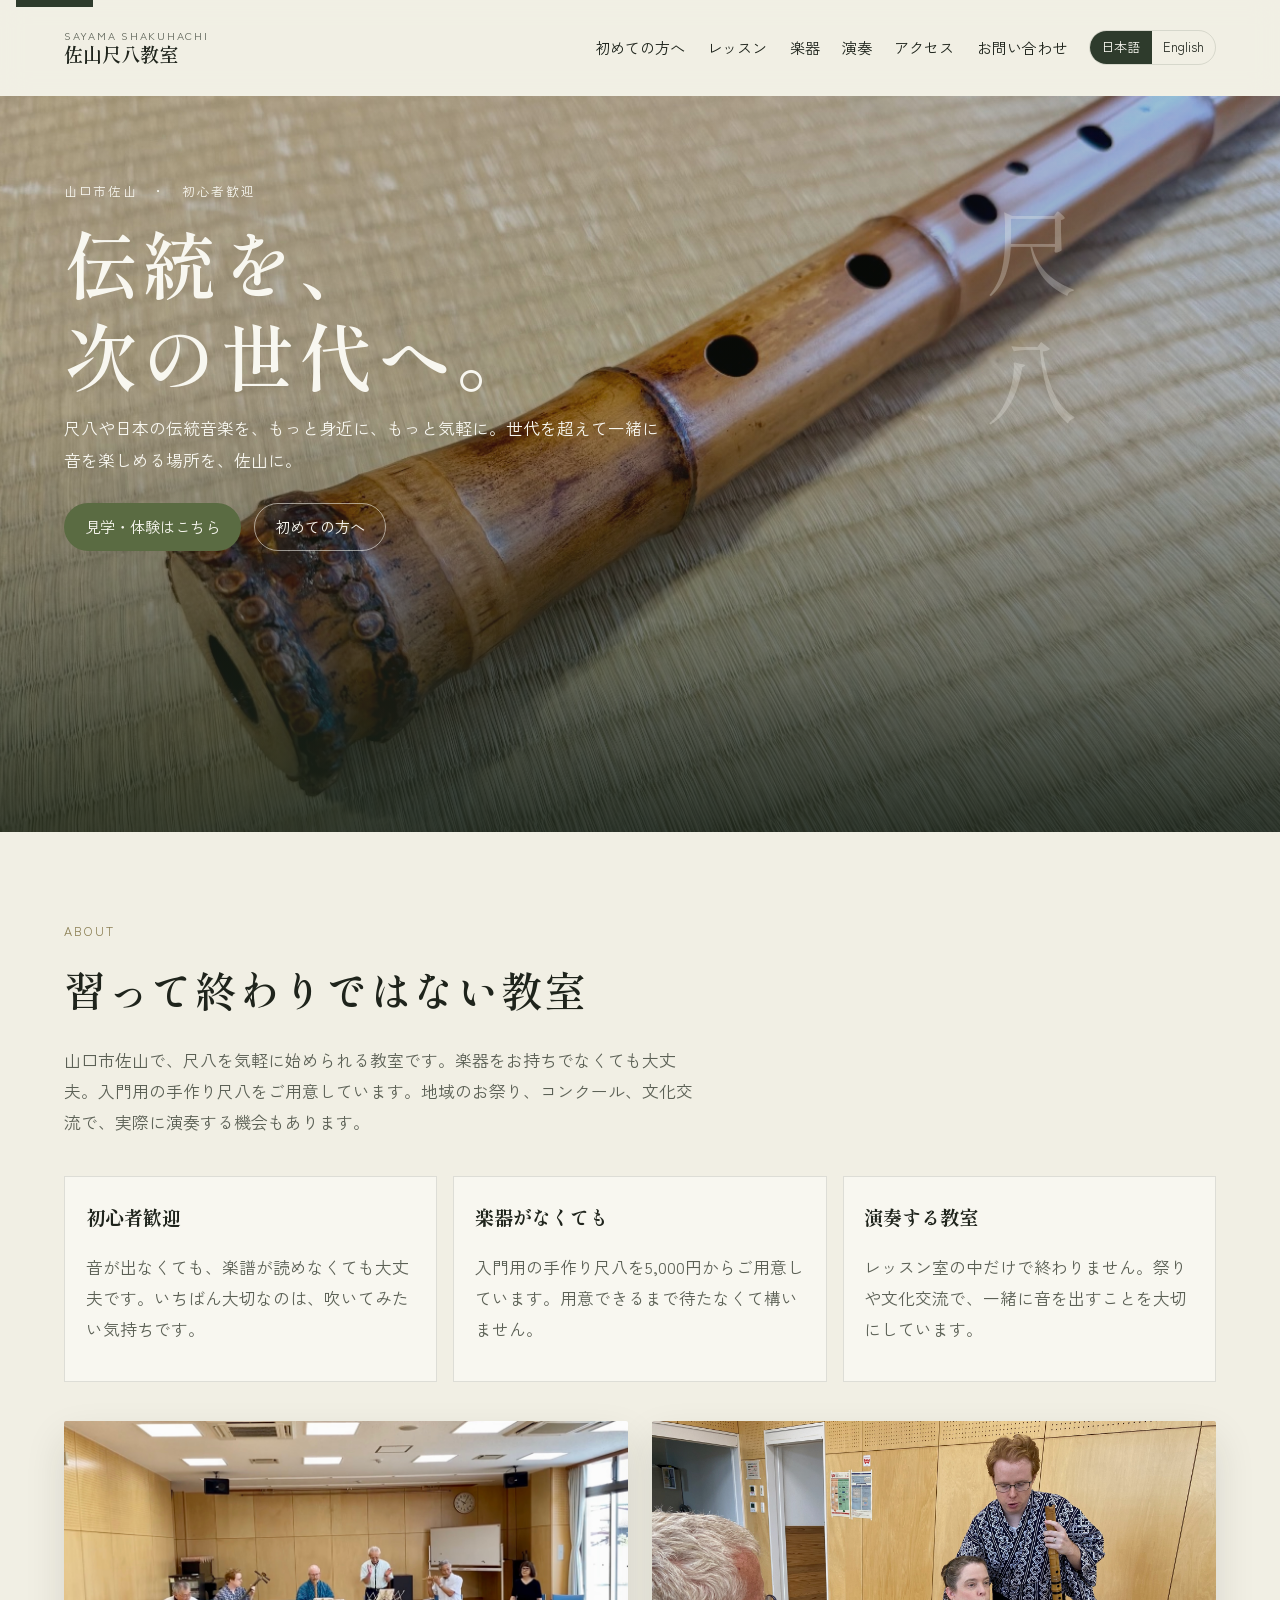
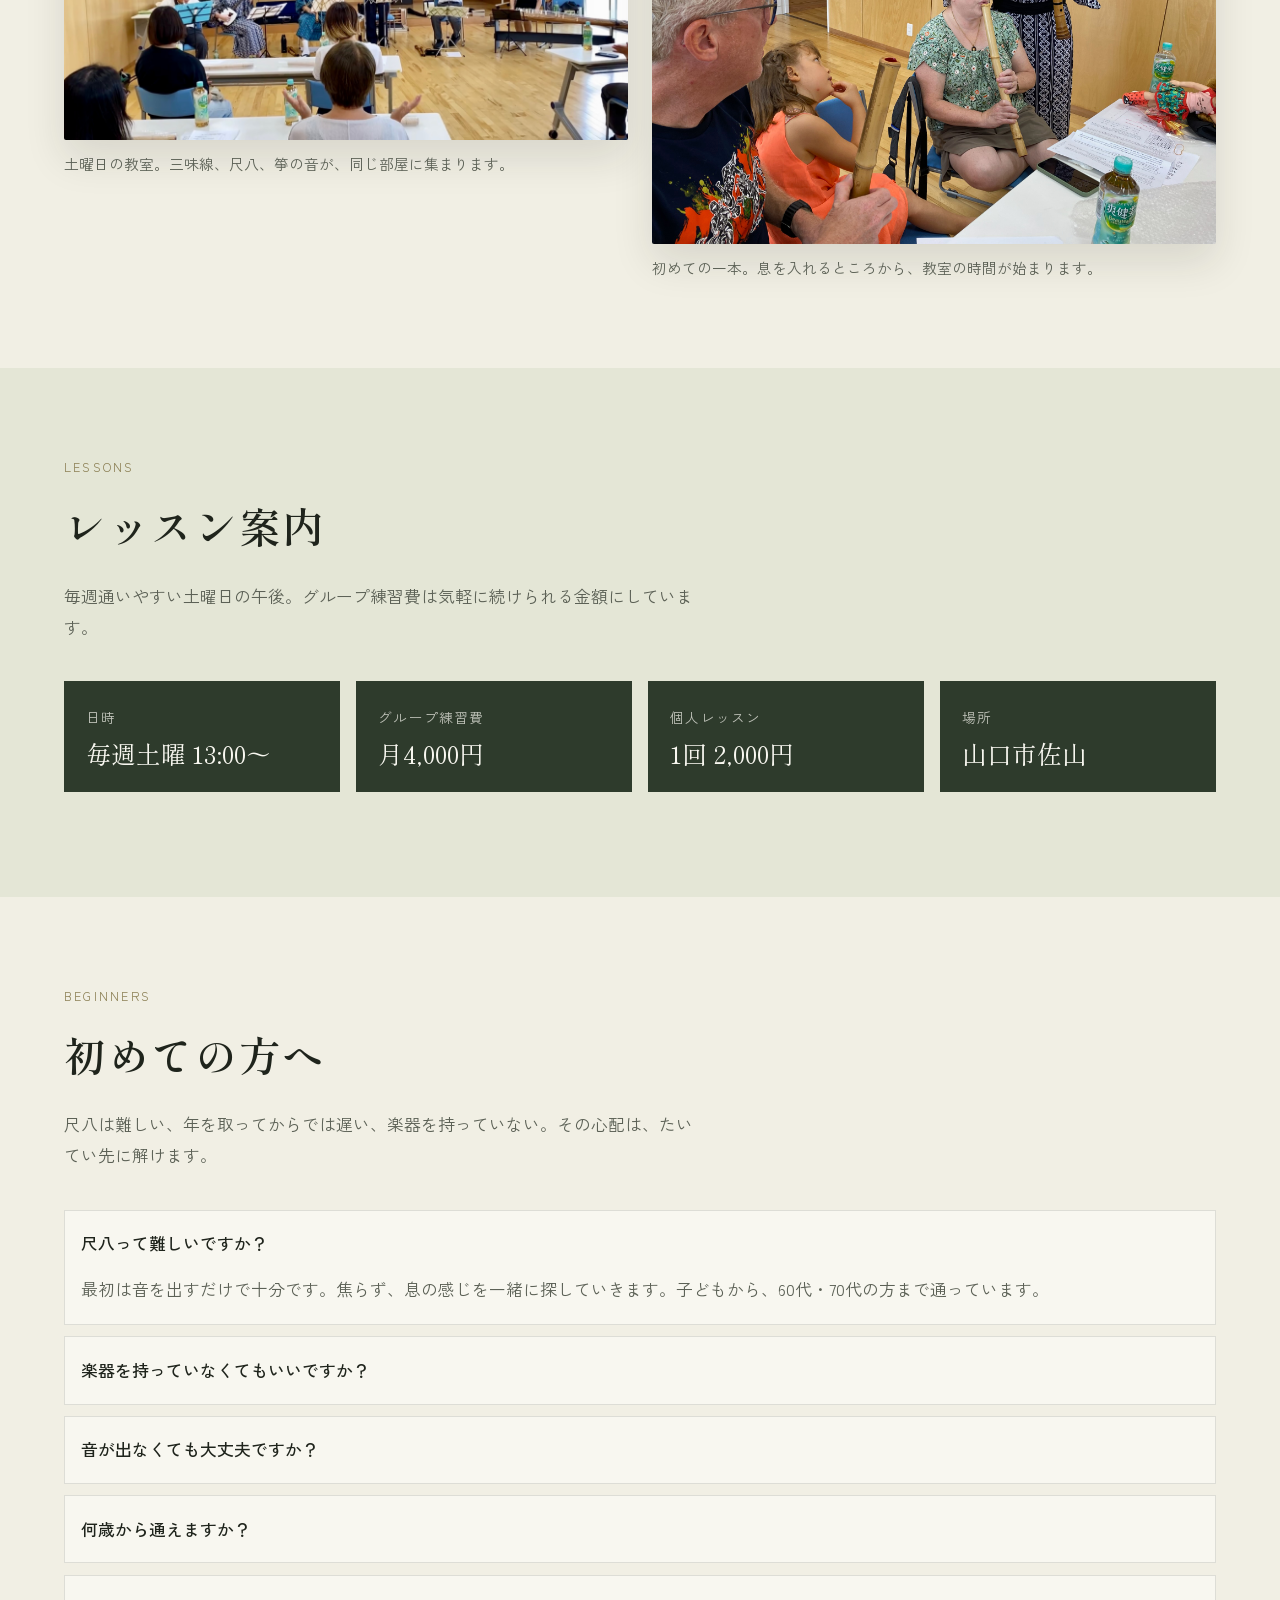
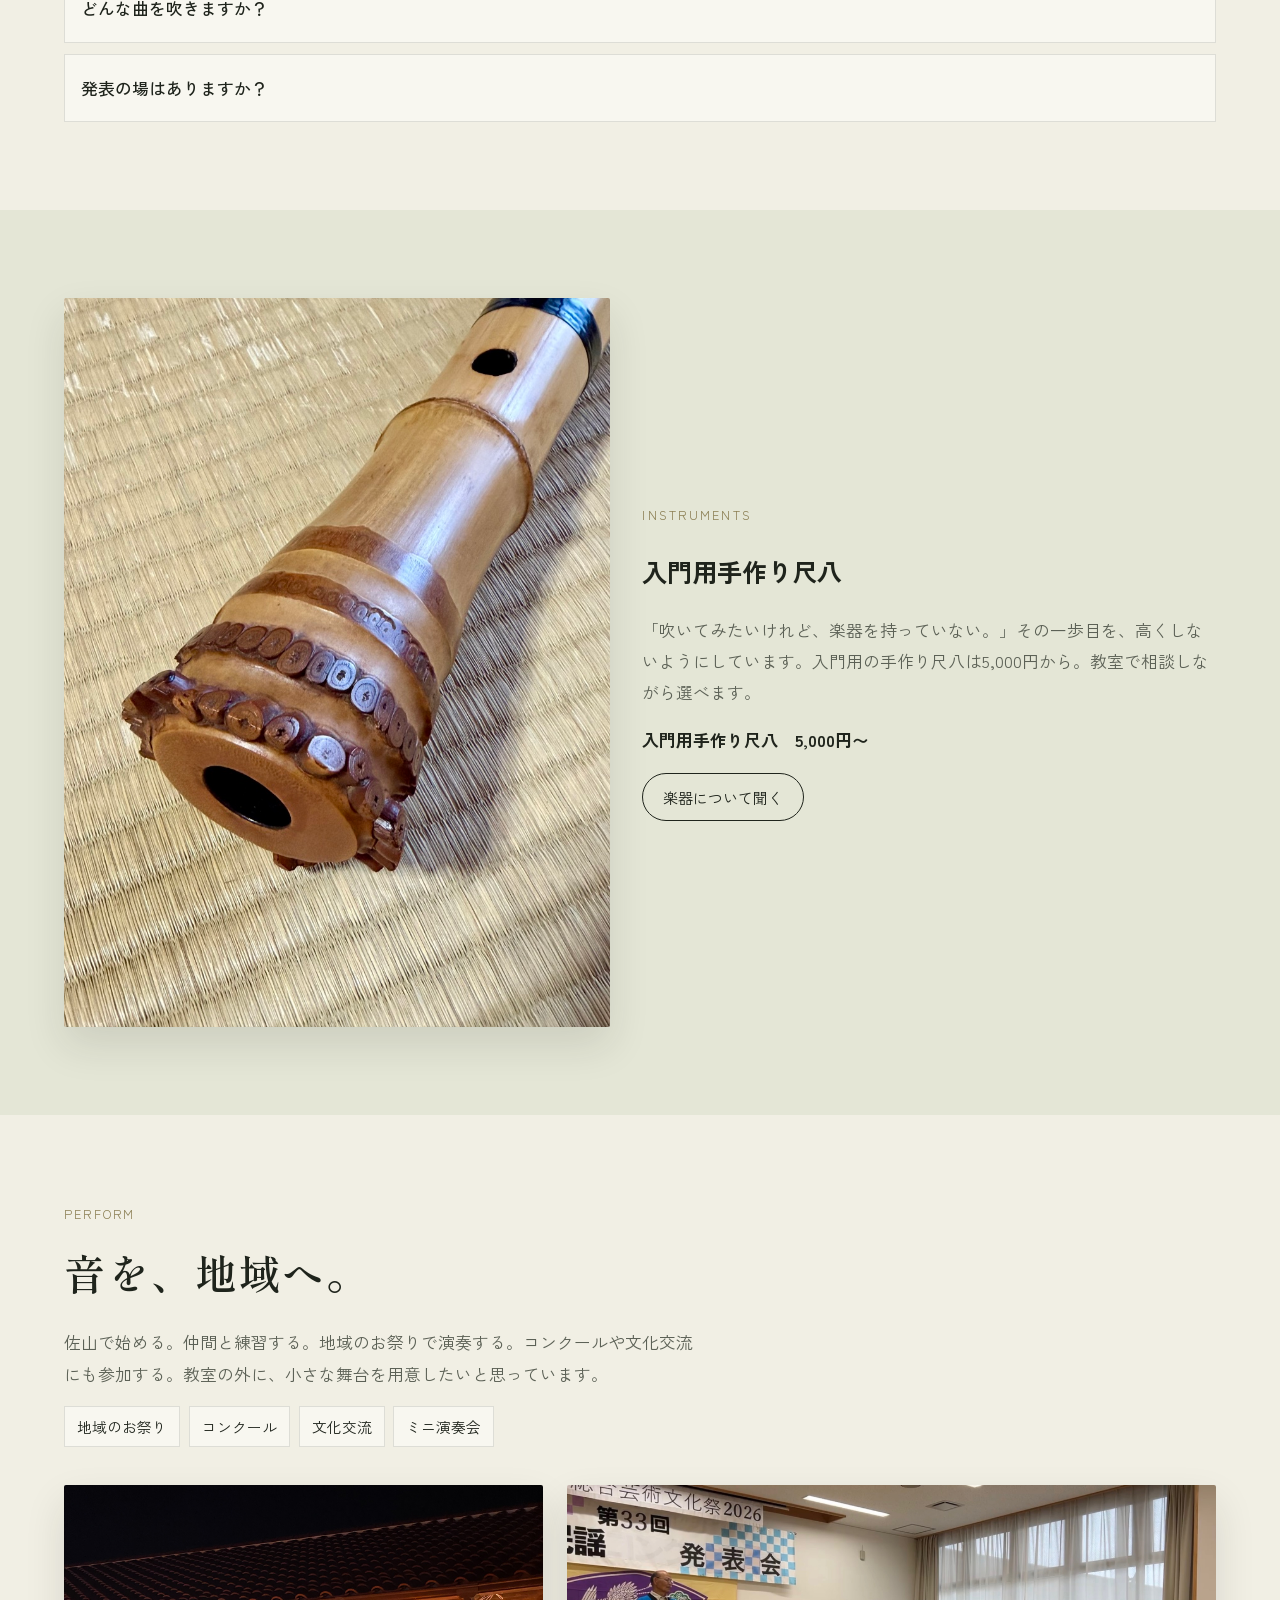
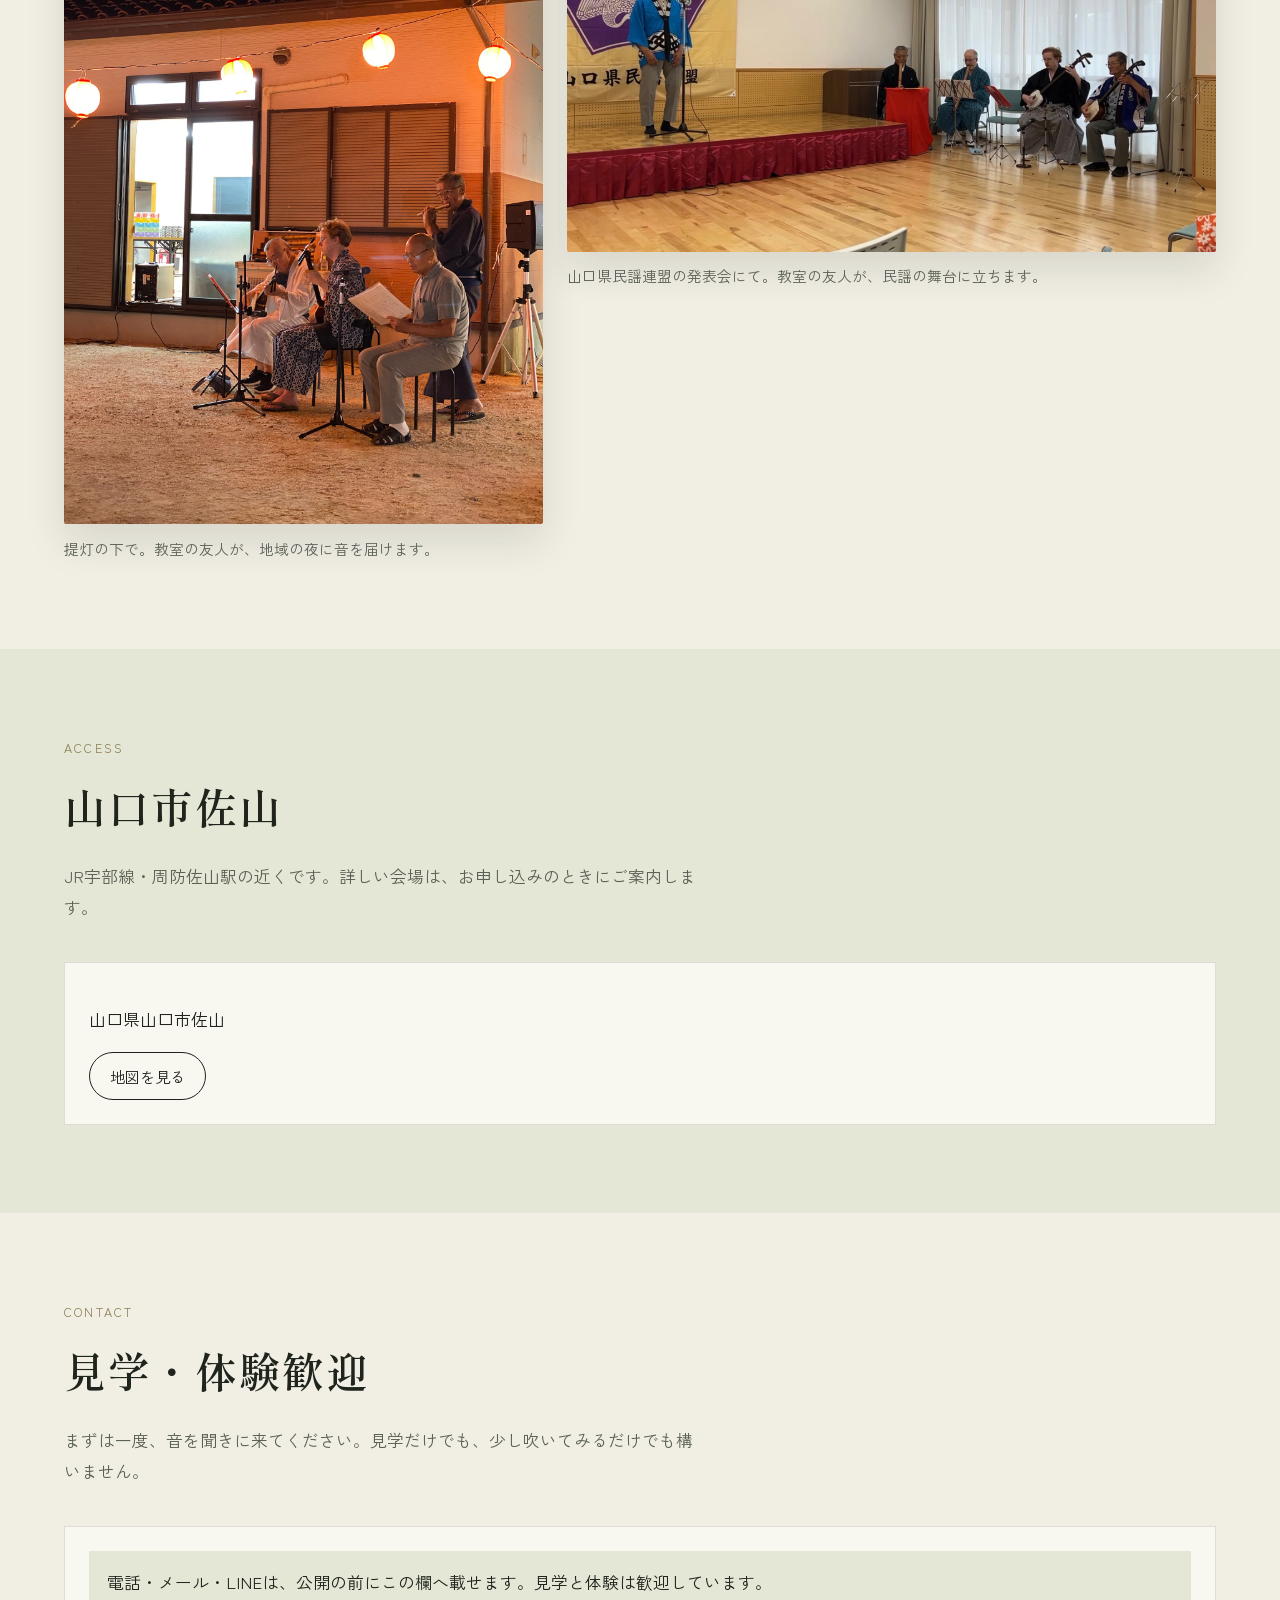
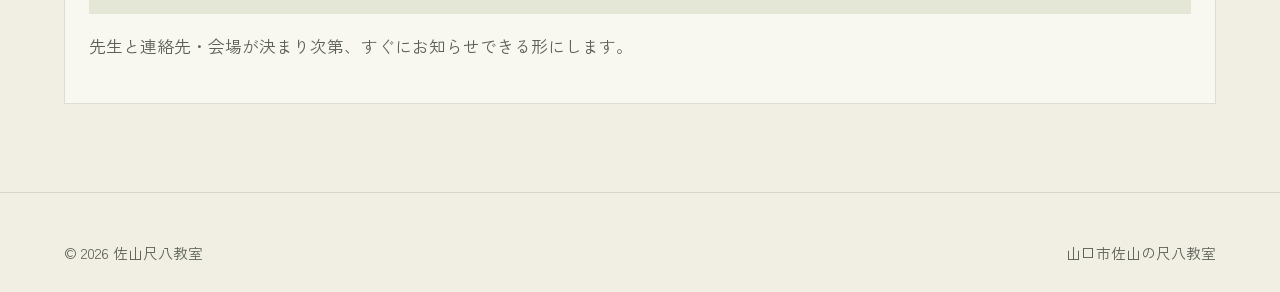
<file: index.html>
<!DOCTYPE html>
<html lang="ja">
  <head>
    <meta charset="utf-8" />
    <meta name="viewport" content="width=device-width, initial-scale=1, viewport-fit=cover" />
    <title>佐山尺八教室｜山口市佐山の初心者歓迎・尺八レッスン</title>
    <meta
      name="description"
      content="山口市佐山の尺八教室。毎週土曜日13時から、グループ練習費月4,000円。楽器を持っていなくても始められます。入門用手作り尺八5,000円から。地域のお祭りや文化交流で演奏する機会もあります。"
    />
    <link rel="canonical" href="./" />
    <link rel="alternate" hreflang="ja" href="./" />
    <link rel="alternate" hreflang="en" href="./en/" />
    <link rel="icon" href="./img/favicon.svg" type="image/svg+xml" />
    <meta property="og:title" content="佐山尺八教室｜山口市佐山" />
    <meta
      property="og:description"
      content="初心者歓迎。毎週土曜日13:00〜、グループ練習費月4,000円。楽器がなくても始められる山口市佐山の尺八教室。"
    />
    <meta property="og:locale" content="ja_JP" />
    <meta property="og:image" content="./img/hero.jpg" />
    <link rel="preconnect" href="https://fonts.googleapis.com" />
    <link rel="preconnect" href="https://fonts.gstatic.com" crossorigin />
    <link
      href="https://fonts.googleapis.com/css2?family=Shippori+Mincho:wght@500;600;700&family=Zen+Kaku+Gothic+New:wght@400;500;700&display=swap"
      rel="stylesheet"
    />
    <link rel="stylesheet" href="./css/style.css" />
  </head>
  <body>
    <a class="skip-link" href="#main">本文へ</a>
    <header class="site-header">
      <a class="brand" href="./">
        <span class="brand-en">Sayama Shakuhachi</span>
        <span class="brand-ja">佐山尺八教室</span>
      </a>
      <button class="nav-toggle" type="button" aria-expanded="false" aria-controls="site-nav">メニュー</button>
      <nav class="site-nav" id="site-nav">
        <div class="site-nav-links">
          <a href="#hajimete">初めての方へ</a>
          <a href="#lesson">レッスン</a>
          <a href="#instrument">楽器</a>
          <a href="#perform">演奏</a>
          <a href="#access">アクセス</a>
          <a href="#contact">お問い合わせ</a>
        </div>
        <div class="lang-switch" aria-label="言語">
          <a href="./" aria-current="page">日本語</a>
          <a href="./en/">English</a>
        </div>
      </nav>
    </header>

    <main id="main">
      <section class="hero">
        <img src="./img/hero.jpg" alt="和紙の上に置かれた一本の尺八" />
        <p class="kana" aria-hidden="true">尺八</p>
        <div class="hero-copy">
          <p class="eyebrow">山口市佐山　・　初心者歓迎</p>
          <h1>伝統を、<br />次の世代へ。</h1>
          <p class="lede">
            尺八や日本の伝統音楽を、もっと身近に、もっと気軽に。世代を超えて一緒に音を楽しめる場所を、佐山に。
          </p>
          <div class="hero-actions">
            <a class="button button-primary" href="#contact">見学・体験はこちら</a>
            <a class="button button-ghost" href="#hajimete">初めての方へ</a>
          </div>
        </div>
      </section>

      <section class="section">
        <div class="section-narrow">
          <div class="section-head">
            <p class="section-kicker">ABOUT</p>
            <h2>習って終わりではない教室</h2>
            <p class="muted">
              山口市佐山で、尺八を気軽に始められる教室です。楽器をお持ちでなくても大丈夫。入門用の手作り尺八をご用意しています。地域のお祭り、コンクール、文化交流で、実際に演奏する機会もあります。
            </p>
          </div>
          <div class="pillars">
            <article class="pillar">
              <strong>初心者歓迎</strong>
              <p class="muted">音が出なくても、楽譜が読めなくても大丈夫です。いちばん大切なのは、吹いてみたい気持ちです。</p>
            </article>
            <article class="pillar">
              <strong>楽器がなくても</strong>
              <p class="muted">入門用の手作り尺八を5,000円からご用意しています。用意できるまで待たなくて構いません。</p>
            </article>
            <article class="pillar">
              <strong>演奏する教室</strong>
              <p class="muted">レッスン室の中だけで終わりません。祭りや文化交流で、一緒に音を出すことを大切にしています。</p>
            </article>
          </div>
          <div class="gallery">
            <figure>
              <img
                src="./img/class1.jpg"
                alt="佐山の教室で、三味線・尺八・箏の合奏を生徒が見守る様子"
              />
              <figcaption>土曜日の教室。三味線、尺八、箏の音が、同じ部屋に集まります。</figcaption>
            </figure>
            <figure>
              <img
                src="./img/class2.jpg"
                alt="入門用の手作り尺八を初めて吹く人と、そばで支える先生"
              />
              <figcaption>初めての一本。息を入れるところから、教室の時間が始まります。</figcaption>
            </figure>
          </div>
        </div>
      </section>

      <section class="section" id="lesson" style="background: var(--paper-2)">
        <div class="section-narrow">
          <div class="section-head">
            <p class="section-kicker">LESSONS</p>
            <h2>レッスン案内</h2>
            <p class="muted">毎週通いやすい土曜日の午後。グループ練習費は気軽に続けられる金額にしています。</p>
          </div>
          <dl class="facts">
            <div class="fact">
              <dt>日時</dt>
              <dd>毎週土曜 13:00〜</dd>
            </div>
            <div class="fact">
              <dt>グループ練習費</dt>
              <dd>月4,000円</dd>
            </div>
            <div class="fact">
              <dt>個人レッスン</dt>
              <dd>1回 2,000円</dd>
            </div>
            <div class="fact">
              <dt>場所</dt>
              <dd>山口市佐山</dd>
            </div>
          </dl>
        </div>
      </section>

      <section class="section" id="hajimete">
        <div class="section-narrow">
          <div class="section-head">
            <p class="section-kicker">BEGINNERS</p>
            <h2>初めての方へ</h2>
            <p class="muted">尺八は難しい、年を取ってからでは遅い、楽器を持っていない。その心配は、たいてい先に解けます。</p>
          </div>
          <div class="faq">
            <details open>
              <summary>尺八って難しいですか？</summary>
              <p>最初は音を出すだけで十分です。焦らず、息の感じを一緒に探していきます。子どもから、60代・70代の方まで通っています。</p>
            </details>
            <details>
              <summary>楽器を持っていなくてもいいですか？</summary>
              <p>はい。入門用の手作り尺八を5,000円からご用意しています。まずは体験して、合ってからで構いません。</p>
            </details>
            <details>
              <summary>音が出なくても大丈夫ですか？</summary>
              <p>大丈夫です。最初は誰でも、息が外に逃げるものです。音が鳴った瞬間の楽しさを、教室で共有したいと思っています。</p>
            </details>
            <details>
              <summary>何歳から通えますか？</summary>
              <p>特に上限はありません。今の教室には60代・70代の生徒もいます。若い方、初めての方も大歓迎です。</p>
            </details>
            <details>
              <summary>どんな曲を吹きますか？</summary>
              <p>基礎の息と指づかいから始め、古典や親しみやすい曲へ進みます。無理に難しい曲へ急がせる教室ではありません。</p>
            </details>
            <details>
              <summary>発表の場はありますか？</summary>
              <p>あります。地域のお祭り、コンクール、文化交流など、人前で吹く機会を大切にしています。出たくなったときに、出られます。</p>
            </details>
          </div>
        </div>
      </section>

      <section class="section" id="instrument" style="background: var(--paper-2)">
        <div class="section-narrow split">
          <img src="./img/detail.jpg" alt="手作り尺八の根元を近くから見た写真" />
          <div>
            <p class="section-kicker">INSTRUMENTS</p>
            <h2>入門用手作り尺八</h2>
            <p class="muted">
              「吹いてみたいけれど、楽器を持っていない。」その一歩目を、高くしないようにしています。入門用の手作り尺八は5,000円から。教室で相談しながら選べます。
            </p>
            <p><strong>入門用手作り尺八　5,000円〜</strong></p>
            <a class="button button-on-paper" href="#contact">楽器について聞く</a>
          </div>
        </div>
      </section>

      <section class="section" id="perform">
        <div class="section-narrow">
          <div class="section-head">
            <p class="section-kicker">PERFORM</p>
            <h2>音を、地域へ。</h2>
            <p class="muted">
              佐山で始める。仲間と練習する。地域のお祭りで演奏する。コンクールや文化交流にも参加する。教室の外に、小さな舞台を用意したいと思っています。
            </p>
            <ul class="chips">
              <li>地域のお祭り</li>
              <li>コンクール</li>
              <li>文化交流</li>
              <li>ミニ演奏会</li>
            </ul>
          </div>
          <div class="gallery gallery-perform">
            <figure>
              <img
                src="./img/performance1.jpg"
                alt="提灯の下、屋外で尺八と三味線を演奏する教室の友人たち"
              />
              <figcaption>提灯の下で。教室の友人が、地域の夜に音を届けます。</figcaption>
            </figure>
            <figure>
              <img
                src="./img/performance2.jpg"
                alt="山口県民謡連盟の民謡発表会で歌う人と、隣で伴奏する尺八と三味線"
              />
              <figcaption>山口県民謡連盟の発表会にて。教室の友人が、民謡の舞台に立ちます。</figcaption>
            </figure>
          </div>
        </div>
      </section>

      <section class="section" id="access" style="background: var(--paper-2)">
        <div class="section-narrow">
          <div class="section-head">
            <p class="section-kicker">ACCESS</p>
            <h2>山口市佐山</h2>
            <p class="muted">
              JR宇部線・周防佐山駅の近くです。詳しい会場は、お申し込みのときにご案内します。
            </p>
          </div>
          <div class="access-card">
            <p><strong data-venue-name></strong></p>
            <p data-venue-address>山口県山口市佐山</p>
            <a class="button button-on-paper" data-maps-href href="https://maps.google.com/?q=山口県山口市佐山" target="_blank" rel="noopener">地図を見る</a>
          </div>
        </div>
      </section>

      <section class="section" id="contact">
        <div class="section-narrow">
          <div class="section-head">
            <p class="section-kicker">CONTACT</p>
            <h2>見学・体験歓迎</h2>
            <p class="muted">まずは一度、音を聞きに来てください。見学だけでも、少し吹いてみるだけでも構いません。</p>
          </div>
          <div class="contact-card" data-contact-ready hidden>
            <dl class="contact-list">
              <div data-requires hidden>
                <dt>メール</dt>
                <dd><a data-email-href href="#"><span data-email-text></span></a></dd>
              </div>
              <div data-requires hidden>
                <dt>電話</dt>
                <dd><a data-phone-href href="#"><span data-phone-text></span></a></dd>
              </div>
              <div data-requires hidden>
                <dt>LINE</dt>
                <dd><a data-line-href href="#">友だち追加</a></dd>
              </div>
            </dl>
          </div>
          <div class="contact-card" data-contact-pending>
            <p class="notice">電話・メール・LINEは、公開の前にこの欄へ載せます。見学と体験は歓迎しています。</p>
            <p class="muted">先生と連絡先・会場が決まり次第、すぐにお知らせできる形にします。</p>
          </div>
        </div>
      </section>
    </main>

    <footer class="site-footer">
      <p>© <span data-year></span> 佐山尺八教室</p>
      <p>山口市佐山の尺八教室</p>
    </footer>
    <script src="./js/config.js"></script>
    <script src="./js/main.js"></script>
  </body>
</html>
</file>
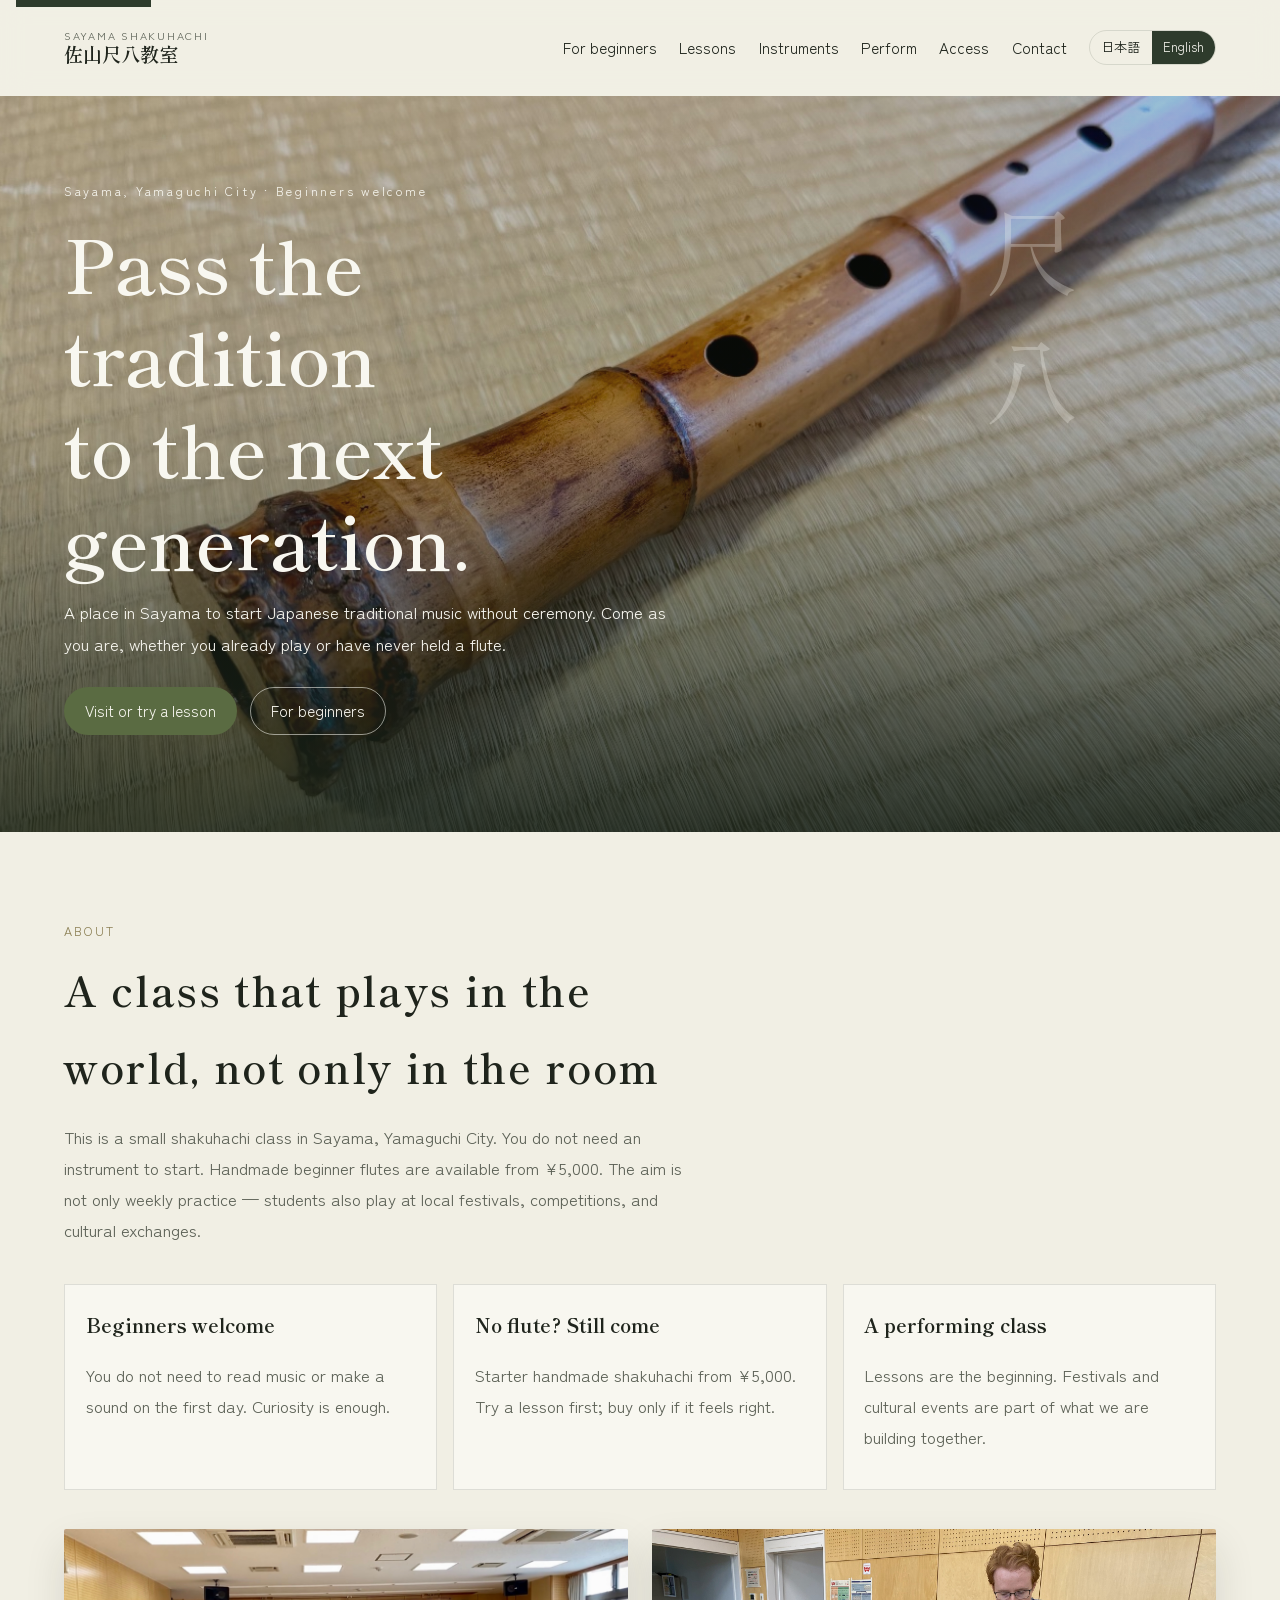
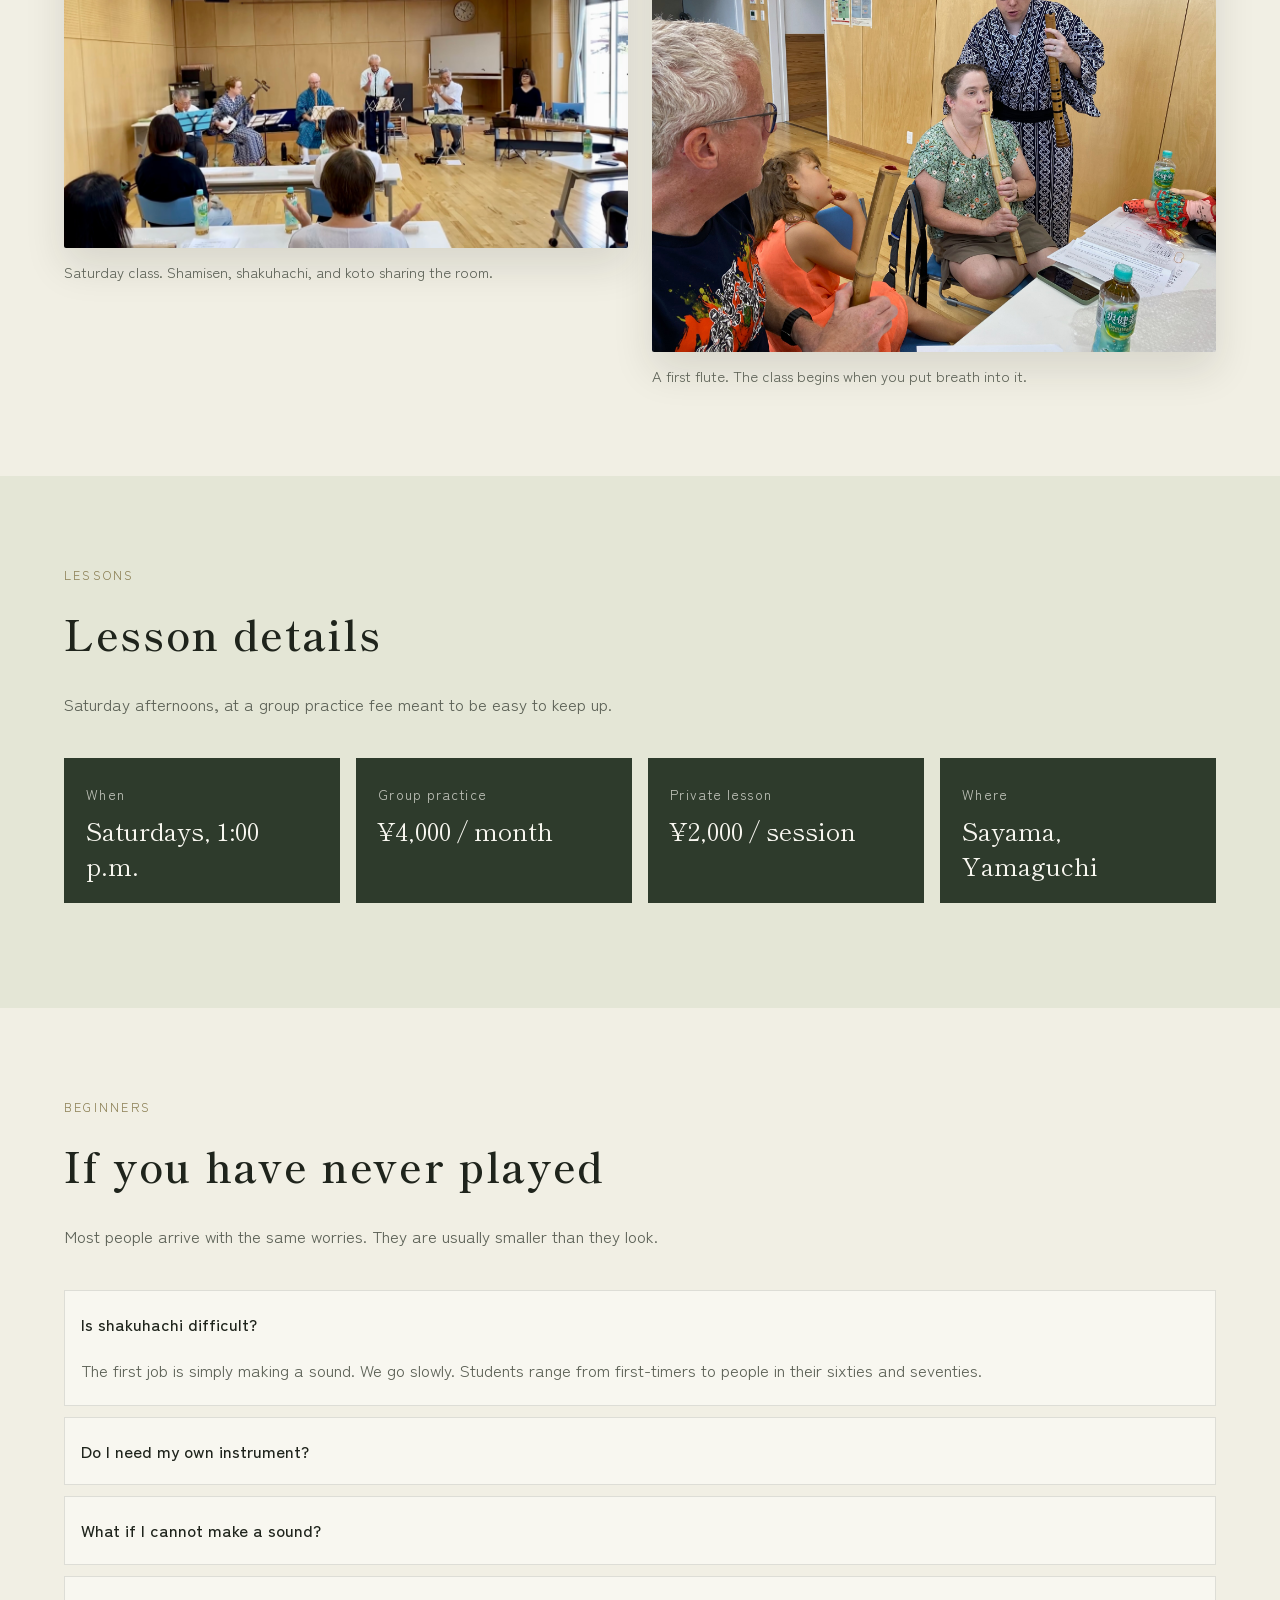
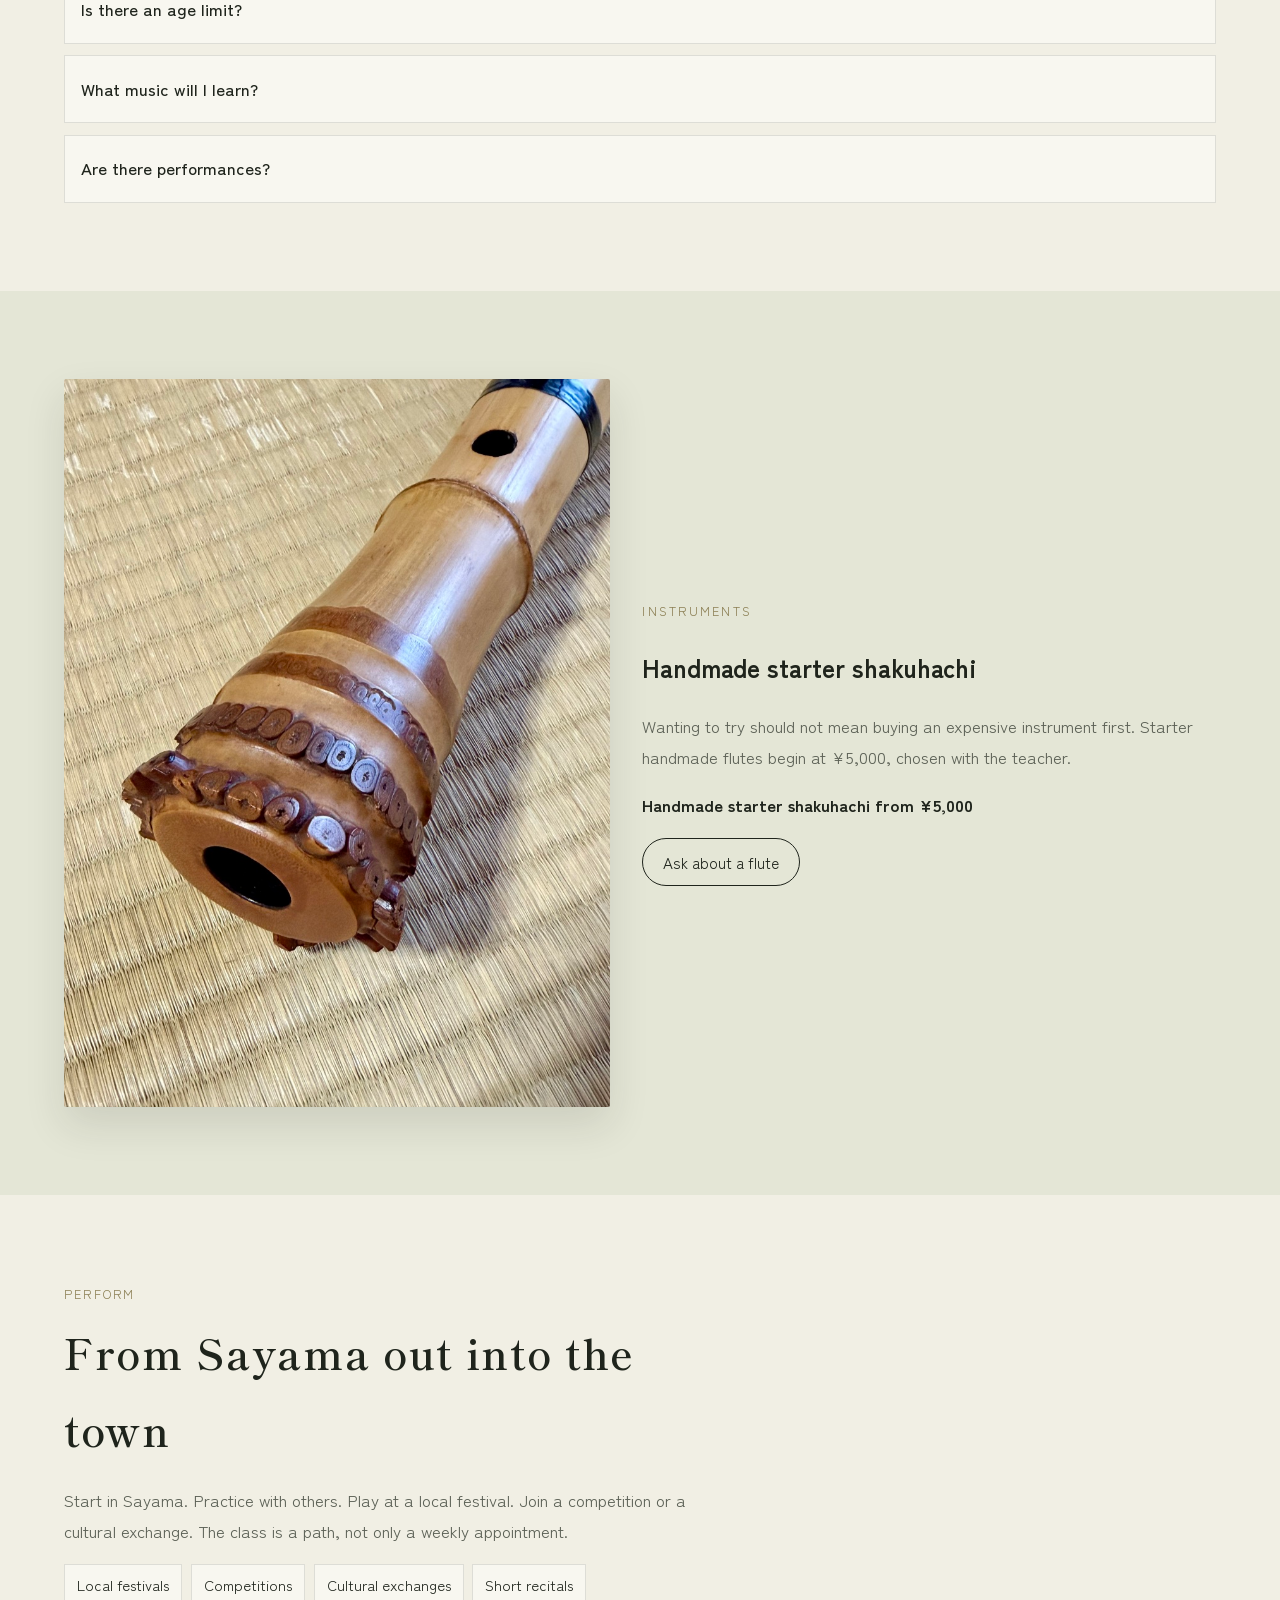
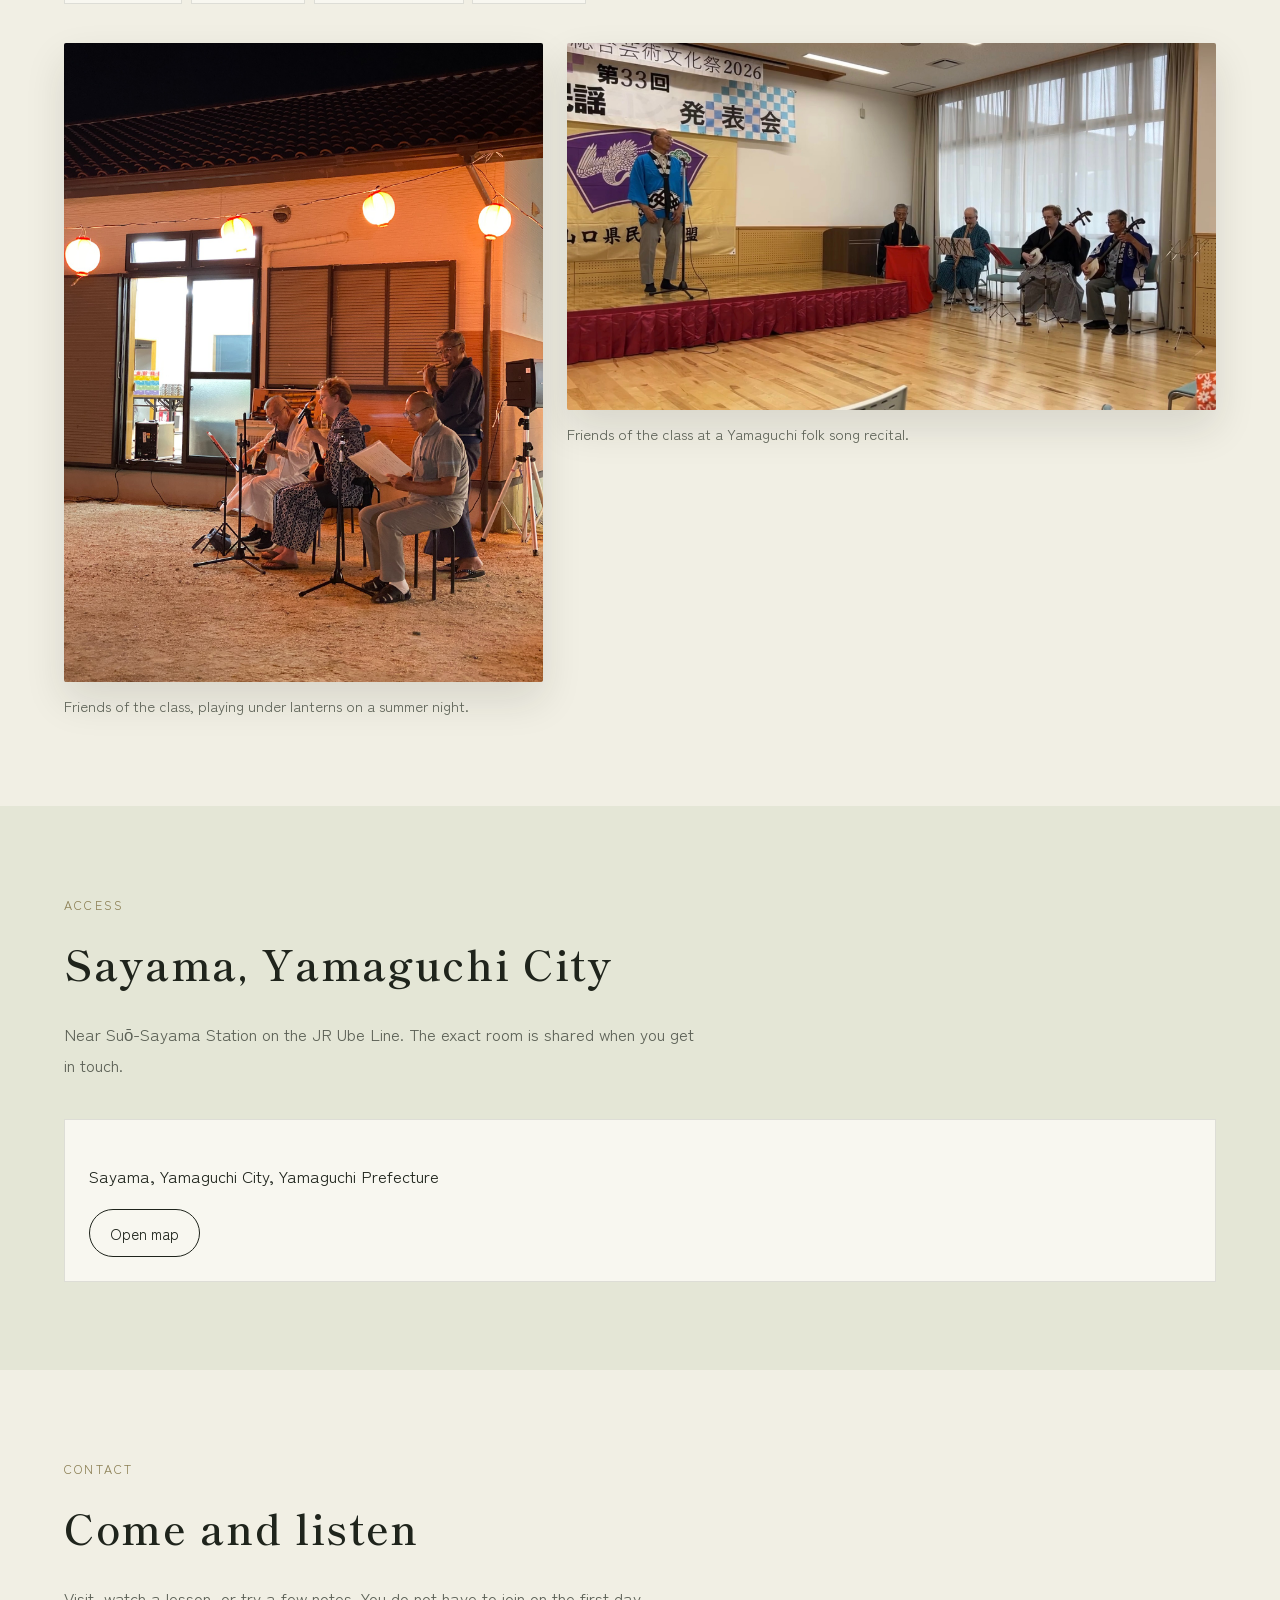
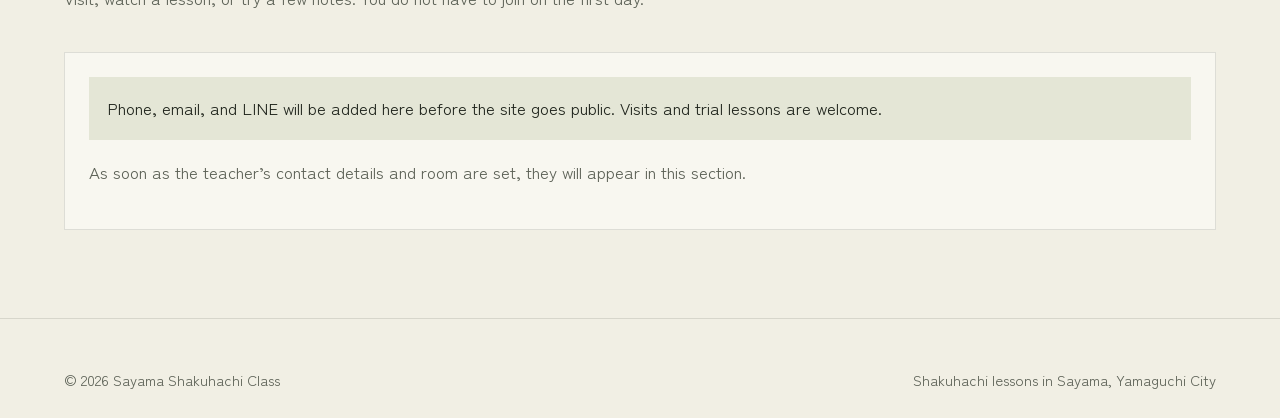
<file: en/index.html>
<!DOCTYPE html>
<html lang="en">
  <head>
    <meta charset="utf-8" />
    <meta name="viewport" content="width=device-width, initial-scale=1, viewport-fit=cover" />
    <title>Sayama Shakuhachi Class | Beginner-friendly lessons in Yamaguchi</title>
    <meta
      name="description"
      content="A beginner-friendly shakuhachi class in Sayama, Yamaguchi City. Saturdays at 1:00 p.m., group practice ¥4,000 a month. Handmade starter flutes from ¥5,000. Play at local festivals and cultural exchanges."
    />
    <link rel="canonical" href="./" />
    <link rel="alternate" hreflang="en" href="./" />
    <link rel="alternate" hreflang="ja" href="../" />
    <link rel="icon" href="../img/favicon.svg" type="image/svg+xml" />
    <meta property="og:title" content="Sayama Shakuhachi Class | Yamaguchi City" />
    <meta
      property="og:description"
      content="Beginner-friendly shakuhachi lessons in Sayama, Yamaguchi City. Saturdays at 1:00 p.m., group practice ¥4,000 a month."
    />
    <meta property="og:locale" content="en_US" />
    <meta property="og:image" content="../img/hero.jpg" />
    <link rel="preconnect" href="https://fonts.googleapis.com" />
    <link rel="preconnect" href="https://fonts.gstatic.com" crossorigin />
    <link
      href="https://fonts.googleapis.com/css2?family=Shippori+Mincho:wght@500;600;700&family=Zen+Kaku+Gothic+New:wght@400;500;700&display=swap"
      rel="stylesheet"
    />
    <link rel="stylesheet" href="../css/style.css" />
  </head>
  <body>
    <a class="skip-link" href="#main">Skip to content</a>
    <header class="site-header">
      <a class="brand" href="./">
        <span class="brand-en">Sayama Shakuhachi</span>
        <span class="brand-ja">佐山尺八教室</span>
      </a>
      <button class="nav-toggle" type="button" aria-expanded="false" aria-controls="site-nav">Menu</button>
      <nav class="site-nav" id="site-nav">
        <div class="site-nav-links">
          <a href="#beginners">For beginners</a>
          <a href="#lessons">Lessons</a>
          <a href="#instruments">Instruments</a>
          <a href="#performances">Perform</a>
          <a href="#access">Access</a>
          <a href="#contact">Contact</a>
        </div>
        <div class="lang-switch" aria-label="Language">
          <a href="../">日本語</a>
          <a href="./" aria-current="page">English</a>
        </div>
      </nav>
    </header>

    <main id="main">
      <section class="hero">
        <img src="../img/hero.jpg" alt="A shakuhachi flute resting on handmade paper" />
        <p class="kana" aria-hidden="true">尺八</p>
        <div class="hero-copy">
          <p class="eyebrow">Sayama, Yamaguchi City · Beginners welcome</p>
          <h1>Pass the tradition<br />to the next generation.</h1>
          <p class="lede">
            A place in Sayama to start Japanese traditional music without ceremony. Come as you are, whether you already play or have never held a flute.
          </p>
          <div class="hero-actions">
            <a class="button button-primary" href="#contact">Visit or try a lesson</a>
            <a class="button button-ghost" href="#beginners">For beginners</a>
          </div>
        </div>
      </section>

      <section class="section">
        <div class="section-narrow">
          <div class="section-head">
            <p class="section-kicker">ABOUT</p>
            <h2>A class that plays in the world, not only in the room</h2>
            <p class="muted">
              This is a small shakuhachi class in Sayama, Yamaguchi City. You do not need an instrument to start. Handmade beginner flutes are available from ¥5,000. The aim is not only weekly practice — students also play at local festivals, competitions, and cultural exchanges.
            </p>
          </div>
          <div class="pillars">
            <article class="pillar">
              <strong>Beginners welcome</strong>
              <p class="muted">You do not need to read music or make a sound on the first day. Curiosity is enough.</p>
            </article>
            <article class="pillar">
              <strong>No flute? Still come</strong>
              <p class="muted">Starter handmade shakuhachi from ¥5,000. Try a lesson first; buy only if it feels right.</p>
            </article>
            <article class="pillar">
              <strong>A performing class</strong>
              <p class="muted">Lessons are the beginning. Festivals and cultural events are part of what we are building together.</p>
            </article>
          </div>
          <div class="gallery">
            <figure>
              <img
                src="../img/class1.jpg"
                alt="Students watching a shamisen, shakuhachi, and koto ensemble during class in Sayama"
              />
              <figcaption>Saturday class. Shamisen, shakuhachi, and koto sharing the room.</figcaption>
            </figure>
            <figure>
              <img
                src="../img/class2.jpg"
                alt="A first-time player trying a handmade starter shakuhachi, with the teacher standing nearby"
              />
              <figcaption>A first flute. The class begins when you put breath into it.</figcaption>
            </figure>
          </div>
        </div>
      </section>

      <section class="section" id="lessons" style="background: var(--paper-2)">
        <div class="section-narrow">
          <div class="section-head">
            <p class="section-kicker">LESSONS</p>
            <h2>Lesson details</h2>
            <p class="muted">Saturday afternoons, at a group practice fee meant to be easy to keep up.</p>
          </div>
          <dl class="facts">
            <div class="fact">
              <dt>When</dt>
              <dd>Saturdays, 1:00 p.m.</dd>
            </div>
            <div class="fact">
              <dt>Group practice</dt>
              <dd>¥4,000 / month</dd>
            </div>
            <div class="fact">
              <dt>Private lesson</dt>
              <dd>¥2,000 / session</dd>
            </div>
            <div class="fact">
              <dt>Where</dt>
              <dd>Sayama, Yamaguchi</dd>
            </div>
          </dl>
        </div>
      </section>

      <section class="section" id="beginners">
        <div class="section-narrow">
          <div class="section-head">
            <p class="section-kicker">BEGINNERS</p>
            <h2>If you have never played</h2>
            <p class="muted">Most people arrive with the same worries. They are usually smaller than they look.</p>
          </div>
          <div class="faq">
            <details open>
              <summary>Is shakuhachi difficult?</summary>
              <p>The first job is simply making a sound. We go slowly. Students range from first-timers to people in their sixties and seventies.</p>
            </details>
            <details>
              <summary>Do I need my own instrument?</summary>
              <p>No. Handmade starter flutes are available from ¥5,000. Come and try before you buy.</p>
            </details>
            <details>
              <summary>What if I cannot make a sound?</summary>
              <p>That is normal. Air escapes at first. The class exists partly to share the moment it finally speaks.</p>
            </details>
            <details>
              <summary>Is there an age limit?</summary>
              <p>No upper limit. Current students include people aged 60–70. Younger students and complete beginners are especially welcome.</p>
            </details>
            <details>
              <summary>What music will I learn?</summary>
              <p>Breath and fingering first, then classical pieces and approachable tunes. We do not rush anyone into repertoire they are not ready for.</p>
            </details>
            <details>
              <summary>Are there performances?</summary>
              <p>Yes. Local festivals, competitions, and cultural exchanges. You can take part when you want to — it is an invitation, not a requirement.</p>
            </details>
          </div>
        </div>
      </section>

      <section class="section" id="instruments" style="background: var(--paper-2)">
        <div class="section-narrow split">
          <img src="../img/detail.jpg" alt="Close-up of the handmade shakuhachi root end" />
          <div>
            <p class="section-kicker">INSTRUMENTS</p>
            <h2>Handmade starter shakuhachi</h2>
            <p class="muted">
              Wanting to try should not mean buying an expensive instrument first. Starter handmade flutes begin at ¥5,000, chosen with the teacher.
            </p>
            <p><strong>Handmade starter shakuhachi from ¥5,000</strong></p>
            <a class="button button-on-paper" href="#contact">Ask about a flute</a>
          </div>
        </div>
      </section>

      <section class="section" id="performances">
        <div class="section-narrow">
          <div class="section-head">
            <p class="section-kicker">PERFORM</p>
            <h2>From Sayama out into the town</h2>
            <p class="muted">
              Start in Sayama. Practice with others. Play at a local festival. Join a competition or a cultural exchange. The class is a path, not only a weekly appointment.
            </p>
            <ul class="chips">
              <li>Local festivals</li>
              <li>Competitions</li>
              <li>Cultural exchanges</li>
              <li>Short recitals</li>
            </ul>
          </div>
          <div class="gallery gallery-perform">
            <figure>
              <img
                src="../img/performance1.jpg"
                alt="Friends of the class playing shakuhachi and shamisen outdoors under paper lanterns"
              />
              <figcaption>Friends of the class, playing under lanterns on a summer night.</figcaption>
            </figure>
            <figure>
              <img
                src="../img/performance2.jpg"
                alt="Friends of the class accompanying a folk singer at a Yamaguchi minyō recital"
              />
              <figcaption>Friends of the class at a Yamaguchi folk song recital.</figcaption>
            </figure>
          </div>
        </div>
      </section>

      <section class="section" id="access" style="background: var(--paper-2)">
        <div class="section-narrow">
          <div class="section-head">
            <p class="section-kicker">ACCESS</p>
            <h2>Sayama, Yamaguchi City</h2>
            <p class="muted">
              Near Suō-Sayama Station on the JR Ube Line. The exact room is shared when you get in touch.
            </p>
          </div>
          <div class="access-card">
            <p><strong data-venue-name></strong></p>
            <p data-venue-address>Sayama, Yamaguchi City, Yamaguchi Prefecture</p>
            <a class="button button-on-paper" data-maps-href href="https://maps.google.com/?q=山口県山口市佐山" target="_blank" rel="noopener">Open map</a>
          </div>
        </div>
      </section>

      <section class="section" id="contact">
        <div class="section-narrow">
          <div class="section-head">
            <p class="section-kicker">CONTACT</p>
            <h2>Come and listen</h2>
            <p class="muted">Visit, watch a lesson, or try a few notes. You do not have to join on the first day.</p>
          </div>
          <div class="contact-card" data-contact-ready hidden>
            <dl class="contact-list">
              <div data-requires hidden>
                <dt>Email</dt>
                <dd><a data-email-href href="#"><span data-email-text></span></a></dd>
              </div>
              <div data-requires hidden>
                <dt>Phone</dt>
                <dd><a data-phone-href href="#"><span data-phone-text></span></a></dd>
              </div>
              <div data-requires hidden>
                <dt>LINE</dt>
                <dd><a data-line-href href="#">Add on LINE</a></dd>
              </div>
            </dl>
          </div>
          <div class="contact-card" data-contact-pending>
            <p class="notice">Phone, email, and LINE will be added here before the site goes public. Visits and trial lessons are welcome.</p>
            <p class="muted">As soon as the teacher’s contact details and room are set, they will appear in this section.</p>
          </div>
        </div>
      </section>
    </main>

    <footer class="site-footer">
      <p>© <span data-year></span> Sayama Shakuhachi Class</p>
      <p>Shakuhachi lessons in Sayama, Yamaguchi City</p>
    </footer>
    <script src="../js/config.js"></script>
    <script src="../js/main.js"></script>
  </body>
</html>
</file>
<file: css/style.css>
:root {
  --paper: #f1efe4;
  --paper-2: #e4e6d6;
  --ink: #1f241c;
  --ink-soft: #5c6156;
  --line: rgba(31, 36, 28, 0.12);
  --indigo: #2e3b2c;
  --indigo-deep: #1c261a;
  --bamboo: #5f7250;
  --vermillion: #5a6b42;
  --gold: #8a7e52;
  --white: #f8f7f0;
  --shadow: 0 18px 40px rgba(31, 36, 28, 0.12);
  --serif: "Shippori Mincho", "Hiragino Mincho ProN", "Yu Mincho", serif;
  --sans: "Zen Kaku Gothic New", "Hiragino Sans", "Yu Gothic", sans-serif;
  --safe-top: env(safe-area-inset-top, 0px);
  --safe-right: env(safe-area-inset-right, 0px);
  --safe-bottom: env(safe-area-inset-bottom, 0px);
  --safe-left: env(safe-area-inset-left, 0px);
  --header-bar: 4.25rem;
  --header: calc(var(--header-bar) + var(--safe-top));
}

*,
*::before,
*::after {
  box-sizing: border-box;
}

html {
  scroll-behavior: smooth;
}

html:lang(ja) {
  hanging-punctuation: allow-end;
}

html,
body {
  max-width: 100%;
}

body {
  margin: 0;
  color: var(--ink);
  background: var(--paper);
  font-family: var(--sans);
  font-size: 1.05rem;
  line-height: 1.85;
  text-underline-offset: 0.18em;
}

body.nav-open {
  overflow: hidden;
}

img {
  max-width: 100%;
  height: auto;
  display: block;
}

a {
  color: inherit;
}

a:hover {
  color: var(--vermillion);
}

:focus-visible {
  outline: 2px solid var(--vermillion);
  outline-offset: 3px;
}

.skip-link {
  position: absolute;
  left: 1rem;
  top: -40px;
  z-index: 80;
  background: var(--indigo);
  color: var(--white);
  padding: 0.5rem 0.8rem;
}

.skip-link:focus {
  top: 1rem;
}

.site-header {
  position: sticky;
  top: 0;
  z-index: 40;
  display: flex;
  align-items: center;
  justify-content: space-between;
  gap: 1rem;
  min-height: var(--header);
  padding: calc(0.7rem + var(--safe-top)) max(1.25rem, var(--safe-right)) 0.7rem max(1.25rem, var(--safe-left));
  background: rgba(241, 239, 228, 0.88);
  backdrop-filter: blur(14px);
  border-bottom: 1px solid transparent;
}

.site-header.is-scrolled {
  border-bottom-color: var(--line);
}

.brand {
  display: flex;
  flex-direction: column;
  text-decoration: none;
  line-height: 1.2;
}

.brand-en {
  font-size: 0.68rem;
  letter-spacing: 0.16em;
  color: var(--ink-soft);
  text-transform: uppercase;
}

.brand-ja {
  font-family: var(--serif);
  font-size: 1.2rem;
  font-weight: 600;
}

.nav-toggle {
  display: none;
  margin-left: auto;
  flex: 0 0 auto;
  min-width: 2.75rem;
  min-height: 2.75rem;
  height: 2.75rem;
  padding: 0 0.85rem;
  border: 1px solid var(--ink);
  background: var(--white);
  color: var(--ink);
  font-size: 0.85rem;
  letter-spacing: 0.08em;
  white-space: nowrap;
  cursor: pointer;
}

.site-nav {
  display: flex;
  align-items: center;
  gap: 1.4rem;
}

.site-nav-links {
  display: flex;
  align-items: center;
  gap: 1.4rem;
}

.site-nav-links a {
  flex-shrink: 0;
  text-decoration: none;
  font-size: 0.95rem;
  white-space: nowrap;
}

.lang-switch {
  display: inline-flex;
  flex: 0 0 auto;
  border: 1px solid var(--line);
  border-radius: 999px;
  overflow: hidden;
  font-size: 0.82rem;
}

.lang-switch a {
  flex: 1 1 auto;
  padding: 0.28rem 0.7rem;
  text-decoration: none;
  text-align: center;
  white-space: nowrap;
}

.lang-switch a[aria-current="page"] {
  background: var(--indigo);
  color: var(--white);
}

.hero {
  position: relative;
  display: block;
  min-height: min(46rem, calc(100svh - var(--header)));
  color: var(--white);
  overflow: hidden;
}

.hero img {
  position: absolute;
  inset: 0;
  z-index: 0;
  width: 100%;
  height: 100%;
  max-width: none;
  object-fit: cover;
}

.hero::after {
  content: "";
  position: absolute;
  inset: 0;
  background: linear-gradient(
    180deg,
    rgba(28, 38, 26, 0.18) 0%,
    rgba(28, 38, 26, 0.28) 42%,
    rgba(28, 38, 26, 0.86) 100%
  );
}

.hero-copy {
  position: relative;
  z-index: 1;
  width: 100%;
  max-width: 46rem;
  padding: 8vh 1.25rem 10vh;
}

.eyebrow {
  display: inline-block;
  margin-bottom: 0.8rem;
  letter-spacing: 0.22em;
  font-size: 0.78rem;
}

.hero h1 {
  margin: 0 0 0.8rem;
  font-family: var(--serif);
  font-size: clamp(2.1rem, 8vw, 4.6rem);
  font-weight: 600;
  line-height: 1.25;
  letter-spacing: 0.06em;
  overflow-wrap: anywhere;
}

:lang(en) .hero h1 {
  letter-spacing: 0;
}

.lede {
  margin: 0 0 1.6rem;
  font-size: 1.05rem;
  line-height: 1.9;
  max-width: 38rem;
  overflow-wrap: anywhere;
}

.hero-actions {
  display: flex;
  flex-wrap: wrap;
  gap: 0.8rem;
}

.kana {
  position: absolute;
  z-index: 1;
  top: 12vh;
  right: 5vw;
  font-family: var(--serif);
  font-size: clamp(3rem, 8vw, 6rem);
  letter-spacing: 0.35em;
  writing-mode: vertical-rl;
  opacity: 0.28;
  pointer-events: none;
}

.button {
  display: inline-flex;
  align-items: center;
  justify-content: center;
  min-height: 3rem;
  padding: 0.55rem 1.25rem;
  border-radius: 999px;
  text-decoration: none;
  border: 1px solid transparent;
  font-size: 0.95rem;
}

.button-primary {
  background: var(--vermillion);
  color: var(--white);
}

.button-primary:hover {
  color: var(--white);
  filter: brightness(1.05);
}

.button-ghost {
  border-color: rgba(248, 247, 240, 0.55);
  color: var(--white);
}

.button-ghost:hover {
  color: var(--white);
  background: rgba(248, 247, 240, 0.08);
}

.button-on-paper {
  border-color: var(--ink);
}

.section {
  padding: 5.5rem 1.25rem;
}

.section-narrow {
  max-width: 72rem;
  margin: 0 auto;
}

.section-head {
  max-width: 40rem;
  margin-bottom: 2.4rem;
}

.section-head h2 {
  margin: 0 0 0.7rem;
  font-family: var(--serif);
  font-size: clamp(1.7rem, 4vw, 2.6rem);
  font-weight: 600;
  letter-spacing: 0.04em;
  overflow-wrap: anywhere;
}

.section-kicker {
  margin: 0 0 0.5rem;
  color: var(--gold);
  letter-spacing: 0.18em;
  font-size: 0.78rem;
}

.muted {
  color: var(--ink-soft);
}

.pillars {
  display: grid;
  gap: 1rem;
}

.pillar {
  background: var(--white);
  padding: 1.4rem 1.3rem 1.2rem;
  border: 1px solid var(--line);
}

.pillar strong {
  display: block;
  font-family: var(--serif);
  font-size: 1.2rem;
  margin-bottom: 0.4rem;
}

.facts {
  display: grid;
  gap: 1rem;
}

.fact {
  background: var(--indigo);
  color: var(--white);
  padding: 1.5rem 1.4rem 1.3rem;
}

.fact dt {
  margin: 0 0 0.35rem;
  opacity: 0.72;
  font-size: 0.86rem;
  letter-spacing: 0.08em;
}

.fact dd {
  margin: 0;
  font-family: var(--serif);
  font-size: 1.55rem;
  line-height: 1.4;
}

.split {
  display: grid;
  gap: 2rem;
  align-items: center;
}

.split img {
  width: 100%;
  border-radius: 2px;
  box-shadow: var(--shadow);
}

.faq {
  display: grid;
  gap: 0.7rem;
}

.faq details {
  background: var(--white);
  border: 1px solid var(--line);
  padding: 0.2rem 1rem;
}

.faq summary {
  cursor: pointer;
  font-weight: 500;
  padding: 0.9rem 0;
  list-style: none;
}

.faq summary::-webkit-details-marker {
  display: none;
}

.faq details p {
  margin: 0 0 1rem;
  color: var(--ink-soft);
}

.chips {
  display: flex;
  flex-wrap: wrap;
  gap: 0.55rem;
  padding: 0;
  margin: 1rem 0 0;
  list-style: none;
}

.chips li {
  border: 1px solid var(--line);
  padding: 0.35rem 0.75rem;
  background: var(--white);
  font-size: 0.92rem;
}

.gallery {
  display: grid;
  gap: 1.5rem;
  margin-top: 2.4rem;
}

.section-head + .gallery {
  margin-top: 0;
}

.gallery figure {
  margin: 0;
}

.gallery img {
  width: 100%;
  border-radius: 2px;
  box-shadow: var(--shadow);
}

.gallery figcaption {
  margin: 0.7rem 0 0;
  color: var(--ink-soft);
  font-size: 0.92rem;
  line-height: 1.7;
}

.access-card,
.contact-card {
  background: var(--white);
  border: 1px solid var(--line);
  padding: 1.5rem;
}

.contact-card[hidden],
[hidden] {
  display: none !important;
}

.contact-list {
  margin: 0;
}

.contact-list div {
  display: flex;
  justify-content: space-between;
  gap: 1rem;
  padding: 0.7rem 0;
  border-bottom: 1px solid var(--line);
}

.notice {
  background: var(--paper-2);
  padding: 1rem 1.1rem;
  margin: 0 0 1rem;
}

.site-footer {
  padding: 2rem 1.25rem 2.4rem;
  border-top: 1px solid var(--line);
  display: flex;
  flex-wrap: wrap;
  justify-content: space-between;
  gap: 0.8rem;
  color: var(--ink-soft);
  font-size: 0.92rem;
}

@media (min-width: 560px) {
  .facts {
    grid-template-columns: repeat(2, 1fr);
  }
}

@media (min-width: 720px) {
  .site-header,
  .hero-copy,
  .section,
  .site-footer {
    padding-left: max(5vw, var(--safe-left));
    padding-right: max(5vw, var(--safe-right));
  }

  .pillars {
    grid-template-columns: repeat(3, 1fr);
  }

  .split {
    grid-template-columns: 1fr 1.05fr;
  }

  .split.reverse {
    grid-template-columns: 1.05fr 1fr;
  }

  .split.reverse img {
    order: 2;
  }

  .gallery {
    grid-template-columns: 1fr 1fr;
    gap: 1.6rem 1.5rem;
    align-items: start;
  }

  .gallery-perform {
    grid-template-columns: minmax(0, 0.85fr) minmax(0, 1.15fr);
  }
}

@media (min-width: 960px) {
  .facts {
    grid-template-columns: repeat(4, 1fr);
  }
}

@media (max-width: 1024px) {
  .site-header {
    padding-right: calc(6.5rem + var(--safe-right));
  }

  .nav-toggle {
    display: block;
    position: fixed;
    top: calc(0.65rem + var(--safe-top));
    right: calc(0.75rem + var(--safe-right));
    z-index: 60;
  }

  .lede {
    font-size: 0.98rem;
    padding-right: 0.25rem;
  }

  :lang(en) .hero h1 {
    font-size: 2rem;
  }

  .eyebrow {
    letter-spacing: 0.08em;
    overflow-wrap: anywhere;
  }

  .site-nav {
    position: fixed;
    top: var(--header);
    right: 0;
    left: 0;
    bottom: auto;
    z-index: 50;
    display: none;
    flex-direction: column;
    align-items: stretch;
    gap: 0;
    width: 100%;
    height: calc(100vh - var(--header));
    height: calc(100svh - var(--header));
    max-height: calc(100dvh - var(--header));
    padding: 0;
    padding-left: var(--safe-left);
    padding-right: var(--safe-right);
    background: var(--paper);
    overflow: hidden;
  }

  .site-nav.is-open {
    display: flex;
  }

  .site-nav-links {
    flex: 1 1 auto;
    flex-direction: column;
    align-items: stretch;
    gap: 0;
    min-height: 0;
    padding: 0.35rem 1.5rem calc(1.75rem + var(--safe-bottom));
    overflow: auto;
    -webkit-overflow-scrolling: touch;
    overscroll-behavior: contain;
  }

  .site-nav-links a {
    width: 100%;
    padding: 1.05rem 0.15rem;
    border-bottom: 1px solid var(--line);
    font-size: 1.15rem;
    line-height: 1.4;
  }

  .lang-switch {
    display: flex;
    order: -1;
    width: auto;
    flex-shrink: 0;
    margin: 0.9rem 1.5rem 0.35rem;
    border-color: var(--ink);
    font-size: 0.95rem;
  }

  .lang-switch a {
    display: flex;
    align-items: center;
    justify-content: center;
    flex: 1 1 0;
    min-width: 0;
    min-height: 2.85rem;
    padding: 0.7rem 1rem;
    font-size: 0.95rem;
    line-height: 1.2;
  }

  .kana {
    display: none;
  }
}

@media (prefers-reduced-motion: reduce) {
  html {
    scroll-behavior: auto;
  }
}
</file>
